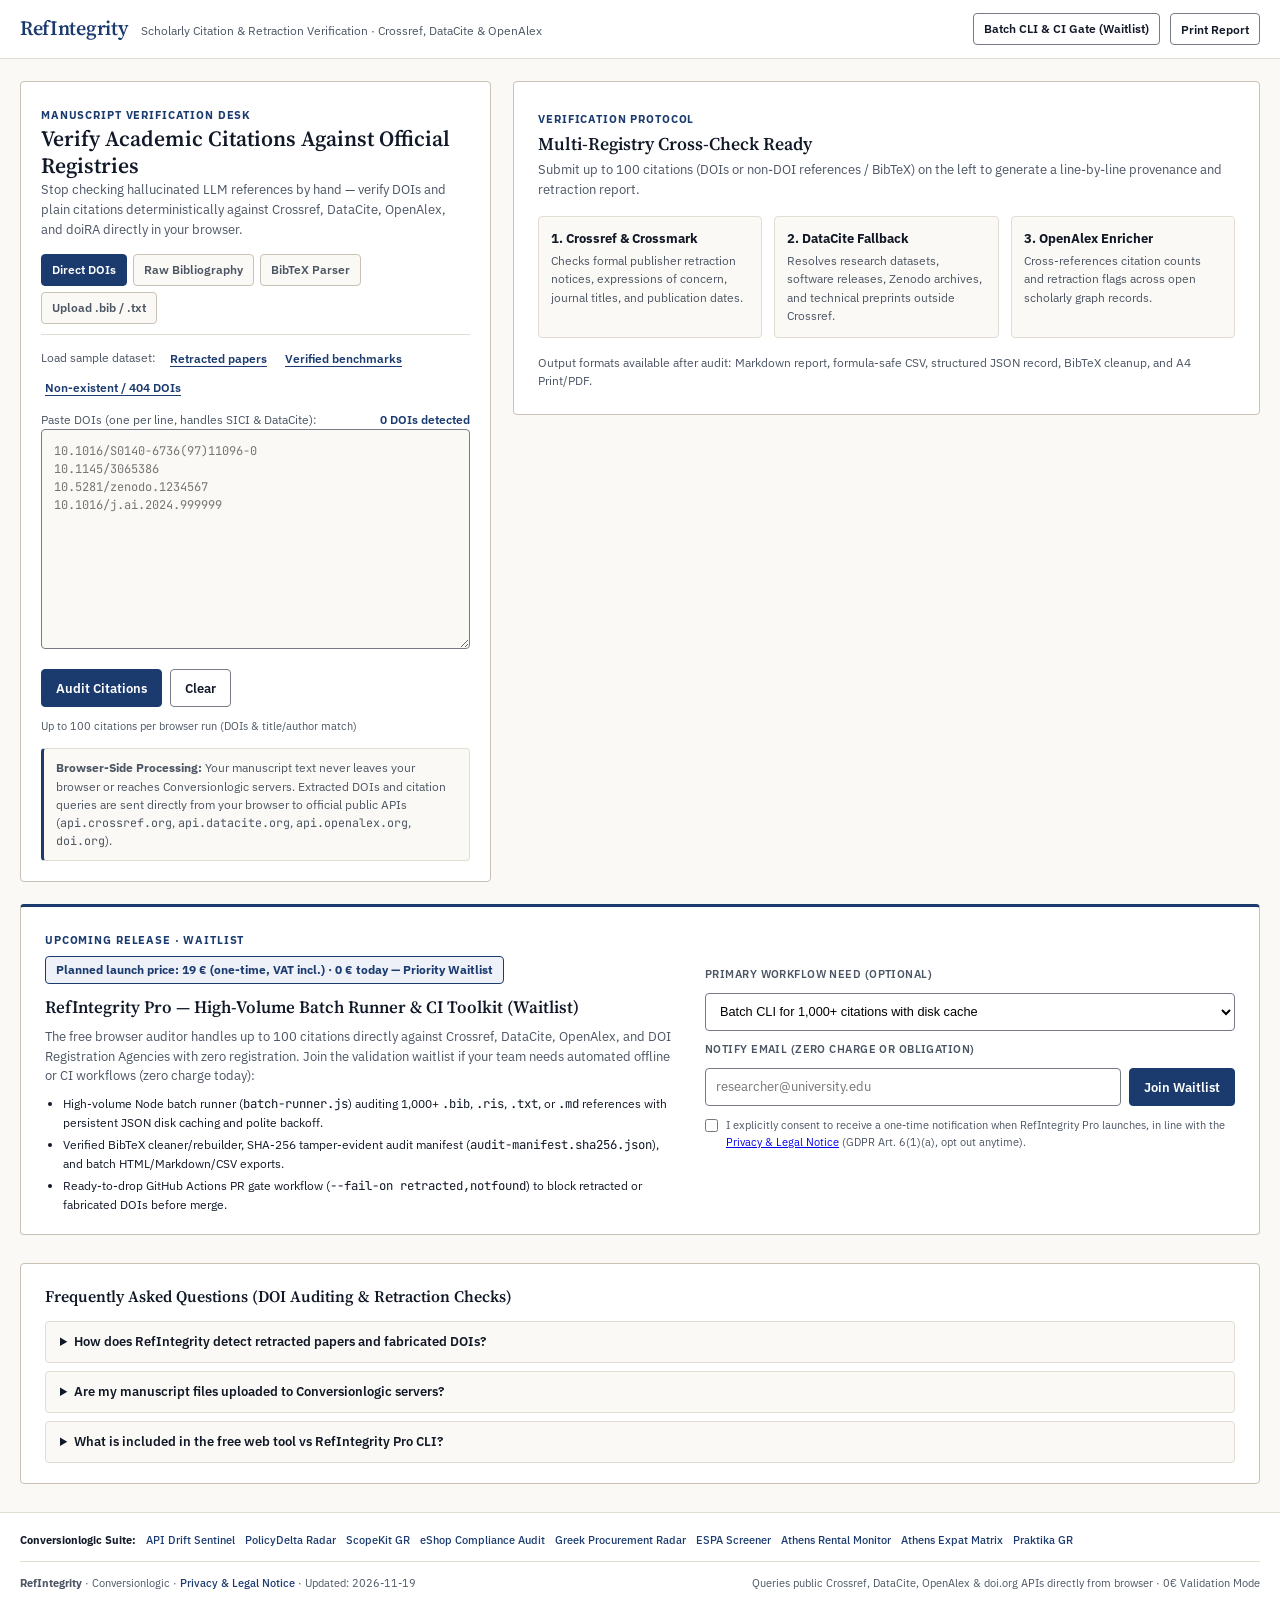
<file: index.html>
<!DOCTYPE html>
<html lang="en">
<head>
  <meta http-equiv="Content-Security-Policy" content="default-src 'none'; script-src 'self'; style-src 'self'; img-src 'self' data:; font-src 'self'; connect-src https://api.crossref.org https://api.datacite.org https://api.openalex.org https://doi.org https://conversionlogic-waitlist.conversionlogic.workers.dev; base-uri 'none'; form-action 'self' https://conversionlogic-waitlist.conversionlogic.workers.dev">
  <meta charset="UTF-8" />
  <meta name="viewport" content="width=device-width, initial-scale=1.0" />
  <meta name="google-site-verification" content="TbQiOlV9inpmQskmAp9DLlirtIKnQA6jMJTxacC56JY" />
  <meta name="robots" content="index, follow" />
  <title>RefIntegrity — Academic Citation Checker, Retracted Paper &amp; DOI Auditor</title>
  <meta name="description" content="Free browser-based academic citation checker and DOI validator. Audit manuscript bibliographies and BibTeX against Crossref Crossmark, DataCite, OpenAlex, and doiRA to catch retracted papers and hallucinated references." />
  <link rel="canonical" href="https://mitsaken.github.io/refintegrity/" />
  <meta property="og:type" content="website" />
  <meta property="og:site_name" content="Conversionlogic" />
  <meta property="og:title" content="RefIntegrity — Academic Citation Checker &amp; Retracted Paper Auditor" />
  <meta property="og:description" content="Verify manuscript DOIs and references against Crossref Crossmark, DataCite, OpenAlex, and doiRA directly in your browser. Detect retracted papers and broken DOIs before journal submission." />
  <meta property="og:url" content="https://mitsaken.github.io/refintegrity/" />
  <meta name="twitter:card" content="summary" />
  <meta name="twitter:title" content="RefIntegrity — Academic Citation &amp; Retraction Auditor" />
  <meta name="twitter:description" content="Audit BibTeX and bibliographies against Crossref, DataCite &amp; OpenAlex. Spot retracted papers and non-existent DOIs in seconds." />
  <script type="application/ld+json">
  {
    "@context": "https://schema.org",
    "@graph": [
      {
        "@type": "SoftwareApplication",
        "name": "RefIntegrity",
        "applicationCategory": "EducationalApplication",
        "operatingSystem": "Web Browser",
        "url": "https://mitsaken.github.io/refintegrity/",
        "description": "Browser-side academic citation and DOI verification workbench querying official Crossref Crossmark, DataCite, OpenAlex, and doiRA registries to flag retracted papers and unresolvable references.",
        "offers": {
          "@type": "Offer",
          "price": "0",
          "priceCurrency": "EUR"
        },
        "publisher": {
          "@type": "Organization",
          "name": "Conversionlogic"
        }
      },
      {
        "@type": "FAQPage",
        "mainEntity": [
          {
            "@type": "Question",
            "name": "How does RefIntegrity detect retracted papers and fabricated DOIs?",
            "acceptedAnswer": {
              "@type": "Answer",
              "text": "RefIntegrity extracts DOIs (including SICI and DataCite identifiers) and non-DOI bibliographic entries, then queries Crossref (Crossmark update records and title retraction notices), DataCite, OpenAlex, and doi.org Registration Agency records directly from your browser."
            }
          },
          {
            "@type": "Question",
            "name": "Are my manuscript files uploaded to Conversionlogic servers?",
            "acceptedAnswer": {
              "@type": "Answer",
              "text": "No. Your full manuscript text stays in local browser memory. Only extracted DOI identifiers and individual bibliographic citation queries are sent from your browser directly to public scholarly registries (api.crossref.org, api.datacite.org, api.openalex.org, and doi.org)."
            }
          },
          {
            "@type": "Question",
            "name": "What is included in the free web tool vs RefIntegrity Pro CLI?",
            "acceptedAnswer": {
              "@type": "Answer",
              "text": "The free browser workbench audits up to 100 citations per batch with CSV, Markdown, JSON, clean BibTeX, and print PDF exports. RefIntegrity Pro (planned 19 EUR one-time launch price, currently 0 EUR Priority Waitlist) adds a standalone batch runner for 1,000+ citations with disk caching, SHA-256 tamper-evident audit manifests, and GitHub Actions PR gates."
            }
          }
        ]
      }
    ]
  }
  </script>
  <link rel="stylesheet" href="styles.css" />
</head>
<body>

  <!-- COMPACT EDITORIAL HEADER -->
  <header class="site-header no-print">
    <div class="header-inner">
      <div class="brand-lockup">
        <a href="#" class="brand-title">RefIntegrity</a>
        <span class="brand-subtitle">Scholarly Citation &amp; Retraction Verification · Crossref, DataCite &amp; OpenAlex</span>
      </div>
      <div class="header-actions">
        <a href="#pro-waitlist" class="btn btn-secondary btn-sm">Batch CLI &amp; CI Gate (Waitlist)</a>
        <button type="button" id="btn-header-print" class="btn btn-secondary btn-sm">Print Report</button>
      </div>
    </div>
  </header>

  <!-- MANUSCRIPT VERIFICATION DESK -->
  <main class="desk-main">

    <!-- LEFT 38%: SUBMISSION INPUT -->
    <section class="desk-panel no-print" aria-label="Bibliography submission">
      <div>
        <span class="kicker">Manuscript Verification Desk</span>
        <h1 class="desk-heading">Verify Academic Citations Against Official Registries</h1>
        <p class="desk-lead">
          Stop checking hallucinated LLM references by hand — verify DOIs and plain citations deterministically against Crossref, DataCite, OpenAlex, and doiRA directly in your browser.
        </p>
      </div>

      <div class="tabs-row" role="tablist" aria-label="Input format">
        <button type="button" id="tab-dois" class="mode-tab is-active" data-tab="dois">Direct DOIs</button>
        <button type="button" id="tab-text" class="mode-tab" data-tab="text">Raw Bibliography</button>
        <button type="button" id="tab-bibtex" class="mode-tab" data-tab="bibtex">BibTeX Parser</button>
        <label class="mode-tab inline-flex-tab" for="bibFileInput">
          Upload .bib / .txt
        </label>
        <input type="file" id="bibFileInput" accept=".bib,.ris,.txt,.md" hidden />
      </div>

      <div class="samples-row">
        <span>Load sample dataset:</span>
        <button type="button" class="text-action" data-sample="retracted">Retracted papers</button>
        <button type="button" class="text-action" data-sample="benchmarks">Verified benchmarks</button>
        <button type="button" class="text-action" data-sample="hallucinations">Non-existent / 404 DOIs</button>
      </div>

      <div>
        <div class="input-meta-row">
          <label for="citationInput" id="inputLabel">Paste DOIs (one per line, handles SICI &amp; DataCite):</label>
          <span id="detectedCount" class="detected-count tnum">0 DOIs detected</span>
        </div>
        <textarea id="citationInput" class="citation-textarea" rows="9" placeholder="10.1016/S0140-6736(97)11096-0&#10;10.1145/3065386&#10;10.5281/zenodo.1234567&#10;10.1016/j.ai.2024.999999"></textarea>
      </div>

      <div class="submit-bar">
        <div class="btn-group-wrap">
          <button type="button" id="runAuditBtn" class="btn btn-primary">Audit Citations</button>
          <button type="button" id="clearInputBtn" class="btn btn-secondary">Clear</button>
        </div>
        <span class="muted-xs tnum">Up to 100 citations per browser run (DOIs &amp; title/author match)</span>
      </div>

      <div id="progressContainer" class="progress-box" hidden>
        <div class="progress-head tnum">
          <span id="progressStatus">Querying Crossref, DataCite &amp; OpenAlex...</span>
          <span id="progressPercent">0%</span>
        </div>
        <div class="progress-track">
          <div id="progressBar" class="progress-fill"></div>
        </div>
      </div>

      <div class="privacy-note">
        <strong>Browser-Side Processing:</strong> Your manuscript text never leaves your browser or reaches Conversionlogic servers. Extracted DOIs and citation queries are sent directly from your browser to official public APIs (<span class="mono">api.crossref.org</span>, <span class="mono">api.datacite.org</span>, <span class="mono">api.openalex.org</span>, <span class="mono">doi.org</span>).
      </div>
    </section>

    <!-- RIGHT 62%: AUDIT DESK -->
    <section class="results-column" aria-label="Verification results">

      <div class="print-only">
        <h1 class="desk-heading">RefIntegrity — Citation Verification Report</h1>
        <p class="desk-lead" id="printReportMeta">Audited via Crossref, DataCite &amp; OpenAlex public registries</p>
      </div>

      <!-- Empty Specification Panel (shown prior to audit) -->
      <div id="emptyProtocol" class="empty-protocol no-print">
        <div>
          <span class="kicker">Verification Protocol</span>
          <h2 class="desk-heading protocol-heading">Multi-Registry Cross-Check Ready</h2>
          <p class="desk-lead mt-1">
            Submit up to 100 citations (DOIs or non-DOI references / BibTeX) on the left to generate a line-by-line provenance and retraction report.
          </p>
        </div>

        <div class="protocol-grid">
          <div class="protocol-card">
            <h3>1. Crossref &amp; Crossmark</h3>
            <p>Checks formal publisher retraction notices, expressions of concern, journal titles, and publication dates.</p>
          </div>
          <div class="protocol-card">
            <h3>2. DataCite Fallback</h3>
            <p>Resolves research datasets, software releases, Zenodo archives, and technical preprints outside Crossref.</p>
          </div>
          <div class="protocol-card">
            <h3>3. OpenAlex Enricher</h3>
            <p>Cross-references citation counts and retraction flags across open scholarly graph records.</p>
          </div>
        </div>

        <p class="muted-sm">
          Output formats available after audit: Markdown report, formula-safe CSV, structured JSON record, BibTeX cleanup, and A4 Print/PDF.
        </p>
      </div>

      <!-- Populated Results Container -->
      <div id="resultsSection" class="results-container" hidden>

        <div id="sampleDemoBanner" class="callout callout-sample no-print" hidden>
          <strong>Sample Demo Dataset:</strong> Showing verification results for built-in test DOIs. Paste your own manuscript references to run a live bibliography check.
        </div>

        <div id="criticalRetractionAlert" class="callout callout-critical" hidden>
          <div>
            <div class="callout-title">Retraction Alert: Formal Retraction Flagged in Bibliography</div>
            <p class="muted-sm mt-1">One or more audited citations carry a formal publisher retraction or Crossmark notice. Review flagged rows before submission.</p>
          </div>
          <button type="button" id="btn-view-retractions" class="btn btn-secondary btn-sm no-print">Show Retracted Only</button>
        </div>

        <!-- Summary Strip -->
        <div class="metrics-strip tnum">
          <div class="metric-cell">
            <span class="metric-label">Integrity Score</span>
            <span id="scoreValue" class="metric-num">--</span>
            <span id="scoreLabel" class="metric-sub">Awaiting audit</span>
          </div>
          <div class="metric-cell">
            <span class="metric-label">Audited DOIs</span>
            <span id="statTotal" class="metric-num">--</span>
            <span class="metric-sub">In current batch</span>
          </div>
          <div class="metric-cell">
            <span class="metric-label">Verified Active</span>
            <span id="statVerified" class="metric-num is-pass">--</span>
            <span id="statVerifiedPercent" class="metric-sub">Pending audit</span>
          </div>
          <div class="metric-cell">
            <span class="metric-label">Retracted</span>
            <span id="statRetracted" class="metric-num is-fail">--</span>
            <span id="statRetractedLabel" class="metric-sub">Pending audit</span>
          </div>
          <div class="metric-cell">
            <span class="metric-label">Not Found / 404</span>
            <span id="statNotFound" class="metric-num is-warn">--</span>
            <span id="statNotFoundLabel" class="metric-sub">Across 3 registries</span>
          </div>
        </div>

        <!-- Toolbar -->
        <div class="results-toolbar no-print">
          <div class="filter-group tnum">
            <button type="button" id="filter-all" class="filter-btn is-active" data-filter="all">All (<span id="count-all">0</span>)</button>
            <button type="button" id="filter-verified" class="filter-btn" data-filter="verified">Verified (<span id="count-verified">0</span>)</button>
            <button type="button" id="filter-retracted" class="filter-btn" data-filter="retracted">Retracted (<span id="count-retracted">0</span>)</button>
            <button type="button" id="filter-not_found" class="filter-btn" data-filter="not_found">Not Found (<span id="count-not_found">0</span>)</button>
            <button type="button" id="filter-network_error" class="filter-btn" data-filter="network_error" hidden>Network Error (<span id="count-network_error">0</span>)</button>
          </div>
          <div class="export-group">
            <button type="button" id="btn-dl-md" class="btn btn-secondary btn-sm">Markdown</button>
            <button type="button" id="btn-dl-csv" class="btn btn-secondary btn-sm">CSV</button>
            <button type="button" id="btn-dl-json" class="btn btn-secondary btn-sm">JSON</button>
            <button type="button" id="btn-copy-bib" class="btn btn-secondary btn-sm">Copy BibTeX</button>
            <button type="button" id="btn-print" class="btn btn-primary btn-sm">Print / PDF</button>
          </div>
        </div>

        <!-- Table -->
        <div class="audit-table-wrap">
          <table class="audit-table">
            <thead>
              <tr>
                <th>#</th>
                <th>Status</th>
                <th>Work Title &amp; Authors</th>
                <th>Venue &amp; Year</th>
                <th>Citations</th>
                <th>DOI &amp; Registry</th>
                <th class="no-print">Inspect</th>
              </tr>
            </thead>
            <tbody id="auditTableBody"></tbody>
          </table>
        </div>
      </div>

    </section>
  </main>

  <!-- STATIC WAITLIST SECTION (0-EUR VALIDATION MODE) -->
  <section id="pro-waitlist" class="waitlist-section no-print" aria-labelledby="waitlist-heading">
    <div class="waitlist-card">
      <div>
        <span class="kicker">Upcoming Release · Waitlist</span>
        <div><span class="price-badge-pill">Planned launch price: 19 € (one-time, VAT incl.) · 0 € today — Priority Waitlist</span></div>
        <h2 id="waitlist-heading" class="waitlist-title">RefIntegrity Pro — High-Volume Batch Runner &amp; CI Toolkit (Waitlist)</h2>
        <p class="waitlist-desc">
          The free browser auditor handles up to 100 citations directly against Crossref, DataCite, OpenAlex, and DOI Registration Agencies with zero registration. Join the validation waitlist if your team needs automated offline or CI workflows (zero charge today):
        </p>
        <ul class="waitlist-features">
          <li>High-volume Node batch runner (<span class="mono">batch-runner.js</span>) auditing 1,000+ <span class="mono">.bib</span>, <span class="mono">.ris</span>, <span class="mono">.txt</span>, or <span class="mono">.md</span> references with persistent JSON disk caching and polite backoff.</li>
          <li>Verified BibTeX cleaner/rebuilder, SHA-256 tamper-evident audit manifest (<span class="mono">audit-manifest.sha256.json</span>), and batch HTML/Markdown/CSV exports.</li>
          <li>Ready-to-drop GitHub Actions PR gate workflow (<span class="mono">--fail-on retracted,notfound</span>) to block retracted or fabricated DOIs before merge.</li>
        </ul>
      </div>

      <form id="proWaitlistForm" class="waitlist-form" data-project="refintegrity" novalidate>
        <label for="proWaitlistAdvice" class="field-label">Primary workflow need (optional)</label>
        <select id="proWaitlistAdvice" class="field-input">
          <option value="batch_1000_cache">Batch CLI for 1,000+ citations with disk cache</option>
          <option value="github_actions_gate">GitHub Actions PR retraction gate</option>
          <option value="sha256_bib_clean">BibTeX cleaner &amp; SHA-256 audit manifest</option>
        </select>
        <label for="proWaitlistEmail" class="field-label">Notify email (zero charge or obligation)</label>
        <div class="waitlist-input-row">
          <input type="email" id="proWaitlistEmail" class="field-input" placeholder="researcher@university.edu" required />
          <button type="submit" id="proWaitlistSubmit" class="btn btn-primary">Join Waitlist</button>
        </div>
        <label class="waitlist-consent">
          <input type="checkbox" id="proWaitlistConsent" required />
          <span>I explicitly consent to receive a one-time notification when RefIntegrity Pro launches, in line with the <a href="privacy.html">Privacy &amp; Legal Notice</a> (GDPR Art. 6(1)(a), opt out anytime).</span>
        </label>
        <p id="proWaitlistMsg" class="waitlist-msg" role="status" aria-live="polite"></p>
      </form>
    </div>
  </section>

  <!-- FAQ SECTION -->
  <section class="faq-section no-print" aria-label="Frequently Asked Questions">
    <div class="faq-card">
      <h2 class="faq-heading">Frequently Asked Questions (DOI Auditing &amp; Retraction Checks)</h2>
      <div class="faq-list">
        <details class="faq-item">
          <summary>How does RefIntegrity detect retracted papers and fabricated DOIs?</summary>
          <p>RefIntegrity extracts DOIs (including SICI and DataCite identifiers) and non-DOI bibliographic entries, then queries Crossref (Crossmark update records and title retraction notices), DataCite, OpenAlex, and doi.org Registration Agency records directly from your browser.</p>
        </details>
        <details class="faq-item">
          <summary>Are my manuscript files uploaded to Conversionlogic servers?</summary>
          <p>No. Your full manuscript text stays in local browser memory. Only extracted DOI identifiers and individual bibliographic citation queries are sent from your browser directly to public scholarly registries (<span class="mono">api.crossref.org</span>, <span class="mono">api.datacite.org</span>, <span class="mono">api.openalex.org</span>, and <span class="mono">doi.org</span>).</p>
        </details>
        <details class="faq-item">
          <summary>What is included in the free web tool vs RefIntegrity Pro CLI?</summary>
          <p>The free browser workbench audits up to 100 citations per batch with CSV, Markdown, JSON, clean BibTeX, and print PDF exports. RefIntegrity Pro (planned 19 EUR one-time launch price, currently 0 EUR Priority Waitlist) adds a standalone batch runner for 1,000+ citations with disk caching, SHA-256 tamper-evident audit manifests, and GitHub Actions PR gates.</p>
        </details>
      </div>
    </div>
  </section>

  <!-- FOOTER -->
  <footer class="site-footer no-print">
    <nav class="footer-tools-nav" aria-label="Conversionlogic Developer and Audit Suite">
      <strong>Conversionlogic Suite:</strong>
      <a class="footer-tool-link" href="https://mitsaken.github.io/api-drift-sentinel/" target="_blank" rel="noopener noreferrer">API Drift Sentinel</a>
      <a class="footer-tool-link" href="https://mitsaken.github.io/policydelta-radar/" target="_blank" rel="noopener noreferrer">PolicyDelta Radar</a>
      <a class="footer-tool-link" href="https://scopekit-gr.pages.dev/" target="_blank" rel="noopener noreferrer">ScopeKit GR</a>
      <a class="footer-tool-link" href="https://eshop-compliance-doctor.pages.dev/" target="_blank" rel="noopener noreferrer">eShop Compliance Audit</a>
      <a class="footer-tool-link" href="https://greek-procurement-radar.pages.dev/" target="_blank" rel="noopener noreferrer">Greek Procurement Radar</a>
      <a class="footer-tool-link" href="https://espa-screener-gr.pages.dev/" target="_blank" rel="noopener noreferrer">ESPA Screener</a>
      <a class="footer-tool-link" href="https://athens-rental-monitor.pages.dev/" target="_blank" rel="noopener noreferrer">Athens Rental Monitor</a>
      <a class="footer-tool-link" href="https://athens-relocation-matrix.pages.dev/" target="_blank" rel="noopener noreferrer">Athens Expat Matrix</a>
      <a class="footer-tool-link" href="https://praktika-gr.pages.dev/" target="_blank" rel="noopener noreferrer">Praktika GR</a>
    </nav>
    <div class="footer-inner">
      <span><strong>RefIntegrity</strong> · Conversionlogic · <a href="privacy.html" class="footer-tool-link">Privacy &amp; Legal Notice</a> · Updated: 2026-11-19</span>
      <span>Queries public Crossref, DataCite, OpenAlex &amp; doi.org APIs directly from browser · 0€ Validation Mode</span>
    </div>
  </footer>

  <!-- NATIVE DETAIL DIALOG -->
  <dialog id="detailDialog" class="detail-dialog">
    <div class="dialog-inner">
      <div class="dialog-head">
        <div>
          <span id="modalStatusBadge" class="status-label verified">Verified</span>
          <h3 id="modalTitle" class="work-title dialog-title"></h3>
        </div>
        <button type="button" id="btn-close-dialog" class="btn btn-secondary btn-sm">Close</button>
      </div>
      <div class="dialog-grid">
        <div>
          <div class="dialog-field-label">Authors</div>
          <p id="modalAuthors"></p>
        </div>
        <div>
          <div class="dialog-field-label">Journal / Venue</div>
          <p id="modalJournal"></p>
        </div>
        <div>
          <div class="dialog-field-label">Publication Year</div>
          <p id="modalYear" class="tnum"></p>
        </div>
        <div>
          <div class="dialog-field-label">Citations</div>
          <p id="modalCitations" class="tnum"></p>
        </div>
      </div>
      <div>
        <div class="dialog-field-label">DOI Identifier</div>
        <p><a id="modalDoiLink" href="#" target="_blank" rel="noopener noreferrer" class="doi-link"></a></p>
      </div>
      <div id="modalRetractionAlertBox" class="retract-reason" hidden>
        <strong>Retraction / Crossmark Notice:</strong>
        <p id="modalRetractionText" class="mt-1"></p>
      </div>
    </div>
  </dialog>

  <script src="engine.js"></script>
  <script src="app.js"></script>
</body>
</html>
</file>
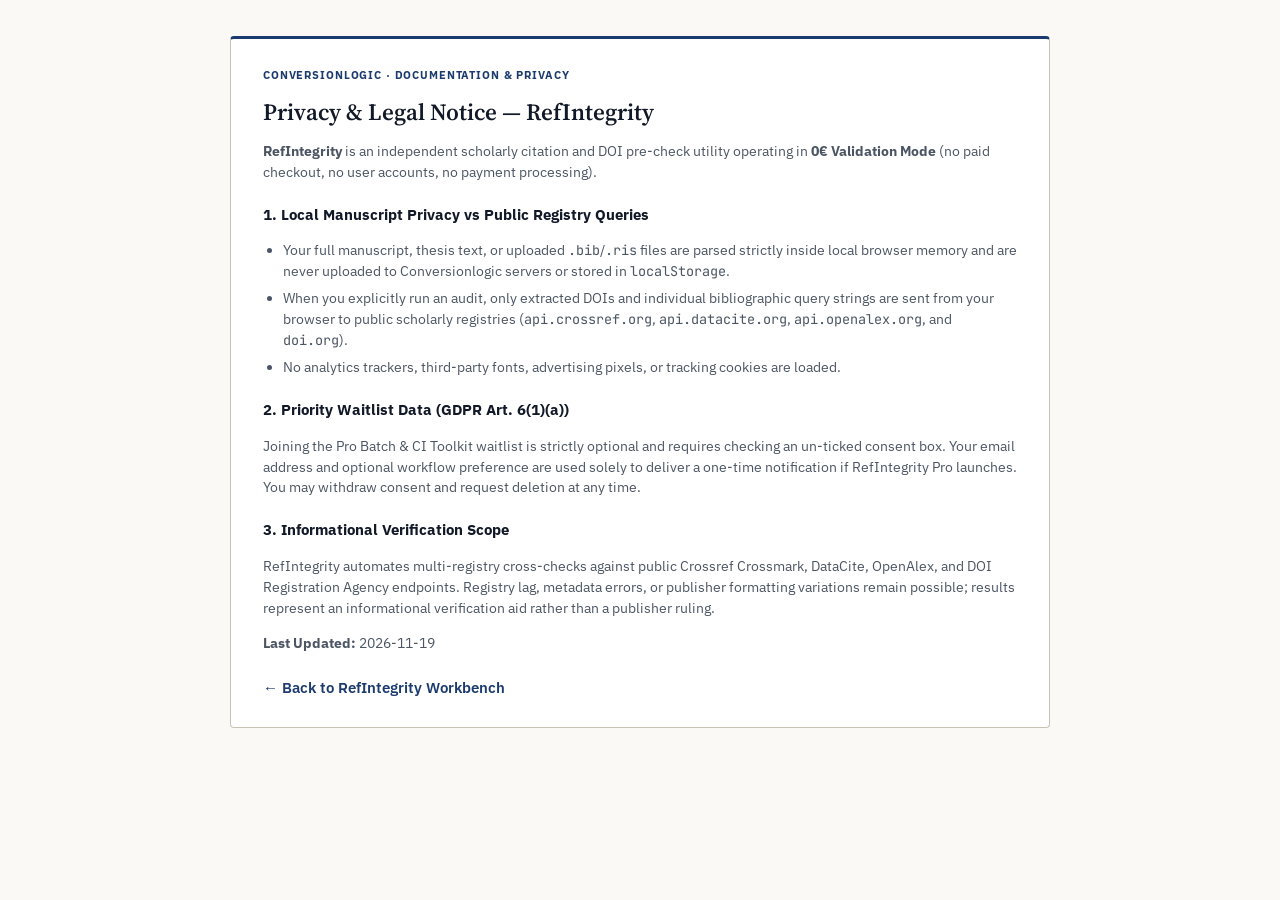
<file: privacy.html>
<!DOCTYPE html>
<html lang="en">
<head>
  <meta http-equiv="Content-Security-Policy" content="default-src 'none'; script-src 'self'; style-src 'self'; img-src 'self' data:; font-src 'self'; connect-src 'none'; base-uri 'none'; form-action 'none'">
  <meta charset="UTF-8" />
  <meta name="viewport" content="width=device-width, initial-scale=1.0" />
  <title>Privacy &amp; Legal Notice | RefIntegrity</title>
  <meta name="description" content="Privacy notice, public registry API disclosure, GDPR Art. 6(1)(a) waitlist terms, and informational scope for RefIntegrity." />
  <link rel="canonical" href="https://mitsaken.github.io/refintegrity/privacy.html" />
  <link rel="stylesheet" href="styles.css" />
</head>
<body>
  <main class="legal-card">
    <span class="kicker">Conversionlogic · Documentation &amp; Privacy</span>
    <h1>Privacy &amp; Legal Notice — RefIntegrity</h1>
    <p><strong>RefIntegrity</strong> is an independent scholarly citation and DOI pre-check utility operating in <strong>0€ Validation Mode</strong> (no paid checkout, no user accounts, no payment processing).</p>

    <h2>1. Local Manuscript Privacy vs Public Registry Queries</h2>
    <ul>
      <li>Your full manuscript, thesis text, or uploaded <span class="mono">.bib</span>/<span class="mono">.ris</span> files are parsed strictly inside local browser memory and are never uploaded to Conversionlogic servers or stored in <span class="mono">localStorage</span>.</li>
      <li>When you explicitly run an audit, only extracted DOIs and individual bibliographic query strings are sent from your browser to public scholarly registries (<span class="mono">api.crossref.org</span>, <span class="mono">api.datacite.org</span>, <span class="mono">api.openalex.org</span>, and <span class="mono">doi.org</span>).</li>
      <li>No analytics trackers, third-party fonts, advertising pixels, or tracking cookies are loaded.</li>
    </ul>

    <h2>2. Priority Waitlist Data (GDPR Art. 6(1)(a))</h2>
    <p>Joining the Pro Batch &amp; CI Toolkit waitlist is strictly optional and requires checking an un-ticked consent box. Your email address and optional workflow preference are used solely to deliver a one-time notification if RefIntegrity Pro launches. You may withdraw consent and request deletion at any time.</p>

    <h2>3. Informational Verification Scope</h2>
    <p>RefIntegrity automates multi-registry cross-checks against public Crossref Crossmark, DataCite, OpenAlex, and DOI Registration Agency endpoints. Registry lag, metadata errors, or publisher formatting variations remain possible; results represent an informational verification aid rather than a publisher ruling.</p>

    <p><strong>Last Updated:</strong> 2026-11-19</p>
    <a href="./" class="legal-back">&larr; Back to RefIntegrity Workbench</a>
  </main>
</body>
</html>
</file>
<file: styles.css>
/* RefIntegrity — Academic Manuscript Verification Desk (Oxford / SSRN Editorial Standard) */

@font-face {
  font-family: "IBM Plex Sans Local";
  src: url("./assets/fonts/ibm-plex-sans-var.woff2") format("woff2");
  font-weight: 100 700;
  font-style: normal;
  font-display: swap;
}

@font-face {
  font-family: "Source Serif 4 Local";
  src: url("./assets/fonts/source-serif-4-600.woff2") format("woff2");
  font-weight: 600;
  font-style: normal;
  font-display: swap;
}

@font-face {
  font-family: "JetBrains Mono Local";
  src: url("./assets/fonts/jetbrains-mono-var.woff2") format("woff2");
  font-weight: 100 700;
  font-style: normal;
  font-display: swap;
}

:root {
  color-scheme: light;
  --bg-canvas: #FBF9F5;
  --bg-surface: #FFFFFF;
  --bg-subtle: #F4EFE6;
  --ink-primary: #111827;
  --ink-muted: #4B5563;
  --hairline: #E2DDD2;
  --hairline-strong: #C9C2B4;
  --control-border: #767B85;
  --accent: #1B3B6F;
  --accent-hover: #142C54;
  --accent-soft: #EEF2F8;
  --pass: #065F46;
  --pass-bg: #ECFDF5;
  --pass-border: #A7F3D0;
  --warn: #92400E;
  --warn-bg: #FFFBEB;
  --warn-border: #FDE68A;
  --fail: #991B1B;
  --fail-bg: #FEF2F2;
  --fail-border: #FECACA;
  --radius: 4px;
  --font-sans: "IBM Plex Sans Local", -apple-system, BlinkMacSystemFont, "Segoe UI", Roboto, sans-serif;
  --font-serif: "Source Serif 4 Local", Georgia, "Times New Roman", serif;
  --font-mono: "JetBrains Mono Local", ui-monospace, SFMono-Regular, Menlo, Consolas, monospace;
}

*, *::before, *::after {
  box-sizing: border-box;
  margin: 0;
  padding: 0;
}

html {
  font-size: 15px;
  -webkit-text-size-adjust: 100%;
  scroll-behavior: smooth;
}

body {
  font-family: var(--font-sans);
  background: var(--bg-canvas);
  color: var(--ink-primary);
  line-height: 1.55;
  min-height: 100vh;
  display: flex;
  flex-direction: column;
  -webkit-font-smoothing: antialiased;
}

.tnum { font-variant-numeric: tabular-nums; }
.mono { font-family: var(--font-mono); }
.nowrap { white-space: nowrap; }

button, input, textarea { font-family: inherit; color: inherit; }

button:focus-visible,
a:focus-visible,
input:focus-visible,
textarea:focus-visible {
  outline: 2px solid var(--accent);
  outline-offset: 2px;
}

[hidden] { display: none !important; }

/* Header */
.site-header {
  background: var(--bg-surface);
  border-bottom: 1px solid var(--hairline);
}

.header-inner {
  max-width: 1360px;
  margin: 0 auto;
  padding: 0 20px;
  min-height: 58px;
  display: flex;
  align-items: center;
  justify-content: space-between;
  gap: 16px;
  flex-wrap: wrap;
}

.brand-lockup {
  display: flex;
  align-items: baseline;
  gap: 14px;
  flex-wrap: wrap;
}

.brand-title {
  font-family: var(--font-serif);
  font-size: 1.35rem;
  font-weight: 600;
  letter-spacing: -0.015em;
  color: var(--accent);
  text-decoration: none;
}

.brand-subtitle {
  font-size: 0.8rem;
  color: var(--ink-muted);
}

.header-actions {
  display: flex;
  align-items: center;
  gap: 10px;
  flex-wrap: wrap;
}

/* Buttons */
.btn {
  display: inline-flex;
  align-items: center;
  justify-content: center;
  gap: 6px;
  min-height: 38px;
  padding: 0 14px;
  border-radius: var(--radius);
  font-size: 0.84rem;
  font-weight: 600;
  cursor: pointer;
  text-decoration: none;
  border: 1px solid transparent;
  transition: background-color 120ms ease, border-color 120ms ease;
  white-space: nowrap;
}

.btn-primary {
  background: var(--accent);
  border-color: var(--accent);
  color: #FFFFFF;
}

.btn-primary:hover {
  background: var(--accent-hover);
  border-color: var(--accent-hover);
}

.btn-primary:disabled {
  opacity: 0.55;
  cursor: not-allowed;
}

.btn-secondary {
  background: var(--bg-surface);
  border-color: var(--control-border);
  color: var(--ink-primary);
}

.btn-secondary:hover {
  background: var(--bg-subtle);
}

.btn-sm {
  min-height: 32px;
  padding: 0 10px;
  font-size: 0.78rem;
}

.text-action {
  background: transparent;
  border: none;
  color: var(--accent);
  font-size: 0.8rem;
  font-weight: 600;
  cursor: pointer;
  padding: 2px 4px;
  text-decoration: underline;
  text-underline-offset: 3px;
}

.text-action:hover {
  color: var(--accent-hover);
}

/* Desk Grid: 38% Submission / 62% Audit Table */
.desk-main {
  flex: 1;
  width: 100%;
  max-width: 1360px;
  margin: 0 auto;
  padding: 22px 20px;
  display: grid;
  grid-template-columns: minmax(0, 38%) minmax(0, 62%);
  gap: 22px;
  align-items: start;
}

@media (max-width: 1040px) {
  .desk-main {
    grid-template-columns: minmax(0, 1fr);
  }
}

.desk-panel {
  background: var(--bg-surface);
  border: 1px solid var(--hairline-strong);
  border-radius: var(--radius);
  padding: 20px;
  display: flex;
  flex-direction: column;
  gap: 14px;
}

.kicker {
  font-size: 0.72rem;
  font-weight: 700;
  text-transform: uppercase;
  letter-spacing: 0.08em;
  color: var(--accent);
}

.desk-heading {
  font-family: var(--font-serif);
  font-size: 1.45rem;
  font-weight: 600;
  line-height: 1.25;
  color: var(--ink-primary);
}

.desk-lead {
  font-size: 0.86rem;
  color: var(--ink-muted);
}

/* Segmented Input Tabs */
.tabs-row {
  display: flex;
  gap: 6px;
  border-bottom: 1px solid var(--hairline);
  padding-bottom: 10px;
  flex-wrap: wrap;
}

.mode-tab {
  min-height: 32px;
  padding: 0 10px;
  border-radius: var(--radius);
  border: 1px solid var(--hairline-strong);
  background: var(--bg-canvas);
  color: var(--ink-muted);
  font-size: 0.78rem;
  font-weight: 600;
  cursor: pointer;
}

.mode-tab.is-active {
  background: var(--accent);
  border-color: var(--accent);
  color: #FFFFFF;
}

.samples-row {
  display: flex;
  align-items: center;
  gap: 10px;
  flex-wrap: wrap;
  font-size: 0.78rem;
  color: var(--ink-muted);
}

.input-meta-row {
  display: flex;
  align-items: center;
  justify-content: space-between;
  gap: 8px;
  font-size: 0.78rem;
  color: var(--ink-muted);
  flex-wrap: wrap;
}

.detected-count {
  font-weight: 600;
  color: var(--accent);
}

.citation-textarea {
  width: 100%;
  min-height: 220px;
  padding: 12px;
  font-family: var(--font-mono);
  font-size: 0.8rem;
  line-height: 1.5;
  background: var(--bg-canvas);
  border: 1px solid var(--control-border);
  border-radius: var(--radius);
  color: var(--ink-primary);
  resize: vertical;
}

.submit-bar {
  display: flex;
  align-items: center;
  justify-content: space-between;
  gap: 10px;
  flex-wrap: wrap;
}

.privacy-note {
  padding: 10px 12px;
  background: var(--bg-canvas);
  border: 1px solid var(--hairline);
  border-left: 3px solid var(--accent);
  border-radius: var(--radius);
  font-size: 0.78rem;
  color: var(--ink-muted);
}

.progress-box {
  padding-top: 10px;
  border-top: 1px solid var(--hairline);
  display: flex;
  flex-direction: column;
  gap: 6px;
}

.progress-head {
  display: flex;
  justify-content: space-between;
  font-size: 0.78rem;
  color: var(--ink-muted);
}

.progress-track {
  width: 100%;
  height: 6px;
  background: var(--hairline);
  border-radius: var(--radius);
  overflow: hidden;
}

.progress-fill {
  height: 100%;
  width: 0%;
  background: var(--accent);
  transition: width 150ms ease;
}

/* Right Desk: Empty Spec + Results */
.results-column {
  display: flex;
  flex-direction: column;
  gap: 16px;
  min-width: 0;
}

.empty-protocol {
  background: var(--bg-surface);
  border: 1px solid var(--hairline-strong);
  border-radius: var(--radius);
  padding: 24px;
  display: flex;
  flex-direction: column;
  gap: 16px;
}

.protocol-grid {
  display: grid;
  grid-template-columns: repeat(3, minmax(0, 1fr));
  gap: 12px;
}

@media (max-width: 700px) {
  .protocol-grid {
    grid-template-columns: minmax(0, 1fr);
  }
}

.protocol-card {
  padding: 12px;
  border: 1px solid var(--hairline);
  background: var(--bg-canvas);
  border-radius: var(--radius);
}

.protocol-card h3 {
  font-size: 0.84rem;
  font-weight: 700;
  color: var(--ink-primary);
  margin-bottom: 4px;
}

.protocol-card p {
  font-size: 0.78rem;
  color: var(--ink-muted);
}

/* Results Container */
.results-container {
  display: flex;
  flex-direction: column;
  gap: 16px;
}

.callout {
  padding: 12px 14px;
  border-radius: var(--radius);
  border: 1px solid var(--hairline-strong);
  border-left-width: 3px;
  font-size: 0.82rem;
}

.callout-sample {
  background: var(--accent-soft);
  border-color: #C5D3E8;
  border-left-color: var(--accent);
}

.callout-critical {
  background: var(--fail-bg);
  border-color: var(--fail-border);
  border-left-color: var(--fail);
  display: flex;
  align-items: center;
  justify-content: space-between;
  gap: 12px;
  flex-wrap: wrap;
}

.callout-title {
  font-size: 0.84rem;
  font-weight: 700;
  color: var(--fail);
}

/* Summary Metrics Strip */
.metrics-strip {
  display: grid;
  grid-template-columns: repeat(5, minmax(0, 1fr));
  gap: 10px;
}

@media (max-width: 780px) {
  .metrics-strip {
    grid-template-columns: repeat(2, minmax(0, 1fr));
  }
}

.metric-cell {
  background: var(--bg-surface);
  border: 1px solid var(--hairline-strong);
  border-radius: var(--radius);
  padding: 12px;
  display: flex;
  flex-direction: column;
  gap: 2px;
}

.metric-label {
  font-size: 0.7rem;
  font-weight: 700;
  text-transform: uppercase;
  letter-spacing: 0.05em;
  color: var(--ink-muted);
}

.metric-num {
  font-size: 1.5rem;
  font-weight: 700;
  line-height: 1.2;
  color: var(--ink-primary);
}

.metric-sub {
  font-size: 0.74rem;
  color: var(--ink-muted);
}

.is-pass { color: var(--pass); }
.is-warn { color: var(--warn); }
.is-fail { color: var(--fail); }

/* Toolbar */
.results-toolbar {
  background: var(--bg-surface);
  border: 1px solid var(--hairline-strong);
  border-radius: var(--radius);
  padding: 10px 12px;
  display: flex;
  align-items: center;
  justify-content: space-between;
  gap: 10px;
  flex-wrap: wrap;
}

.filter-group,
.export-group {
  display: flex;
  align-items: center;
  gap: 6px;
  flex-wrap: wrap;
}

.filter-btn {
  padding: 4px 9px;
  border-radius: var(--radius);
  border: 1px solid var(--hairline-strong);
  background: var(--bg-canvas);
  color: var(--ink-muted);
  font-size: 0.76rem;
  font-weight: 600;
  cursor: pointer;
}

.filter-btn.is-active {
  background: var(--accent);
  border-color: var(--accent);
  color: #FFFFFF;
}

/* Academic Audit Table */
.audit-table-wrap {
  background: var(--bg-surface);
  border: 1px solid var(--hairline-strong);
  border-radius: var(--radius);
  overflow-x: auto;
}

.audit-table {
  width: 100%;
  border-collapse: collapse;
  font-size: 0.82rem;
  text-align: left;
}

.audit-table th {
  background: var(--bg-subtle);
  padding: 10px 12px;
  font-size: 0.72rem;
  font-weight: 700;
  text-transform: uppercase;
  letter-spacing: 0.05em;
  color: var(--ink-primary);
  border-bottom: 1px solid var(--hairline-strong);
  white-space: nowrap;
}

.audit-table td {
  padding: 11px 12px;
  border-bottom: 1px solid var(--hairline);
  vertical-align: top;
}

.audit-table tr:last-child td {
  border-bottom: none;
}

.audit-table tbody tr:hover {
  background: var(--bg-canvas);
}

@media (max-width: 720px) {
  .audit-table-wrap { border: none; background: transparent; overflow-x: visible; }
  .audit-table thead { display: none; }
  .audit-table, .audit-table tbody { display: block; width: 100%; }
  .audit-table tr {
    display: flex;
    flex-direction: column;
    gap: 8px;
    padding: 12px;
    margin-bottom: 10px;
    background: var(--bg-surface);
    border: 1px solid var(--hairline-strong);
    border-radius: var(--radius);
  }
  .audit-table td {
    display: flex;
    flex-direction: column;
    align-items: flex-start;
    gap: 2px;
    padding: 0;
    border-bottom: none;
  }
  .audit-table td[data-label]::before {
    content: attr(data-label);
    font-size: 0.68rem;
    font-weight: 700;
    text-transform: uppercase;
    letter-spacing: 0.05em;
    color: var(--ink-muted);
  }
}

.work-title {
  font-family: var(--font-serif);
  font-size: 0.94rem;
  font-weight: 600;
  color: var(--ink-primary);
  line-height: 1.35;
}

.work-authors {
  font-size: 0.76rem;
  color: var(--ink-muted);
  margin-top: 2px;
}

.retract-reason {
  margin-top: 6px;
  padding: 6px 8px;
  background: var(--fail-bg);
  border-left: 3px solid var(--fail);
  font-size: 0.75rem;
  color: var(--fail);
}

.status-label {
  display: inline-flex;
  align-items: center;
  gap: 5px;
  padding: 2px 7px;
  border-radius: var(--radius);
  border: 1px solid currentColor;
  font-size: 0.72rem;
  font-weight: 700;
  white-space: nowrap;
}

.status-label.verified { color: var(--pass); background: var(--pass-bg); border-color: var(--pass-border); }
.status-label.retracted { color: var(--fail); background: var(--fail-bg); border-color: var(--fail-border); }
.status-label.not_found { color: var(--warn); background: var(--warn-bg); border-color: var(--warn-border); }
.status-label.network_error { color: var(--ink-muted); background: var(--bg-subtle); border-color: var(--hairline-strong); }

.doi-link {
  font-family: var(--font-mono);
  font-size: 0.75rem;
  color: var(--accent);
  text-decoration: underline;
  word-break: break-all;
}

/* Native Detail Dialog */
.detail-dialog {
  margin: auto;
  max-width: 620px;
  width: calc(100% - 32px);
  border: 1px solid var(--hairline-strong);
  border-radius: var(--radius);
  padding: 0;
  background: var(--bg-surface);
  color: var(--ink-primary);
}

.detail-dialog::backdrop {
  background: rgba(17, 24, 39, 0.45);
}

.dialog-inner {
  padding: 20px 22px;
  display: flex;
  flex-direction: column;
  gap: 14px;
}

.dialog-head {
  display: flex;
  justify-content: space-between;
  align-items: flex-start;
  gap: 12px;
  padding-bottom: 12px;
  border-bottom: 1px solid var(--hairline);
}

.dialog-grid {
  display: grid;
  grid-template-columns: repeat(2, minmax(0, 1fr));
  gap: 12px;
  font-size: 0.84rem;
}

@media (max-width: 520px) {
  .dialog-grid { grid-template-columns: minmax(0, 1fr); }
}

.dialog-field-label {
  font-size: 0.7rem;
  font-weight: 700;
  text-transform: uppercase;
  letter-spacing: 0.06em;
  color: var(--ink-muted);
}

/* Waitlist Section */
.waitlist-section {
  width: 100%;
  max-width: 1360px;
  margin: 0 auto;
  padding: 0 20px 28px;
}

.waitlist-card {
  background: var(--bg-surface);
  border: 1px solid var(--hairline-strong);
  border-top: 3px solid var(--accent);
  border-radius: var(--radius);
  padding: 20px 24px;
  display: grid;
  grid-template-columns: minmax(0, 1.2fr) minmax(0, 1fr);
  gap: 24px;
  align-items: center;
}

@media (max-width: 820px) {
  .waitlist-card { grid-template-columns: minmax(0, 1fr); }
}

.waitlist-title {
  font-family: var(--font-serif);
  font-size: 1.15rem;
  font-weight: 600;
  color: var(--ink-primary);
  margin: 4px 0 6px;
}

.waitlist-desc {
  font-size: 0.84rem;
  color: var(--ink-muted);
  margin-bottom: 8px;
}

.waitlist-features {
  padding-left: 18px;
  font-size: 0.82rem;
  display: flex;
  flex-direction: column;
  gap: 3px;
}

.waitlist-form {
  display: flex;
  flex-direction: column;
  gap: 10px;
  min-width: 0;
  max-width: 100%;
}

.field-label {
  display: block;
  font-size: 0.73rem;
  font-weight: 600;
  text-transform: uppercase;
  letter-spacing: 0.04em;
  color: var(--ink-muted);
}

.field-input {
  width: 100%;
  max-width: 100%;
  min-width: 0;
  min-height: 38px;
  padding: 6px 10px;
  font-size: 0.85rem;
  background: var(--bg-surface);
  border: 1px solid var(--control-border);
  border-radius: var(--radius);
  text-overflow: ellipsis;
}

.waitlist-input-row {
  display: flex;
  gap: 8px;
}

@media (max-width: 480px) {
  .waitlist-input-row { flex-direction: column; }
}

.waitlist-consent {
  display: flex;
  align-items: flex-start;
  gap: 8px;
  font-size: 0.76rem;
  color: var(--ink-muted);
  cursor: pointer;
}

.waitlist-consent input { margin-top: 3px; flex-shrink: 0; }

.waitlist-msg { font-size: 0.8rem; font-weight: 600; min-height: 1.2em; }
.waitlist-msg.is-ok { color: var(--pass); }
.waitlist-msg.is-err { color: var(--fail); }

.price-badge-pill {
  display: inline-block;
  margin-top: 6px;
  margin-bottom: 6px;
  padding: 4px 10px;
  background: var(--accent-soft);
  border: 1px solid var(--accent);
  border-radius: var(--radius);
  font-size: 0.78rem;
  font-weight: 700;
  color: var(--accent);
}

.faq-section {
  width: 100%;
  max-width: 1360px;
  margin: 0 auto;
  padding: 0 20px 28px;
}

.faq-card {
  background: var(--bg-surface);
  border: 1px solid var(--hairline-strong);
  border-radius: var(--radius);
  padding: 20px 24px;
}

.faq-heading {
  font-family: var(--font-serif);
  font-size: 1.08rem;
  font-weight: 600;
  color: var(--ink-primary);
  margin-bottom: 12px;
}

.faq-list {
  display: flex;
  flex-direction: column;
  gap: 8px;
}

.faq-item {
  border: 1px solid var(--hairline);
  border-radius: var(--radius);
  background: var(--bg-canvas);
}

.faq-item summary {
  cursor: pointer;
  font-weight: 600;
  font-size: 0.86rem;
  padding: 10px 14px;
  color: var(--ink-primary);
}

.faq-item p {
  padding: 0 14px 12px;
  font-size: 0.83rem;
  color: var(--ink-muted);
  line-height: 1.5;
}

/* Footer */
.site-footer {
  background: var(--bg-surface);
  border-top: 1px solid var(--hairline);
  padding: 18px 20px;
  font-size: 0.76rem;
  color: var(--ink-muted);
}

.footer-tools-nav {
  max-width: 1360px;
  margin: 0 auto 12px;
  padding-bottom: 12px;
  border-bottom: 1px solid var(--hairline);
  display: flex;
  align-items: center;
  flex-wrap: wrap;
  gap: 10px;
}

.footer-tools-nav strong { color: var(--ink-primary); }
.footer-tool-link { color: var(--accent); text-decoration: none; font-weight: 500; }
.footer-tool-link:hover { text-decoration: underline; }

.legal-card {
  width: 100%;
  max-width: 820px;
  margin: 36px auto;
  padding: 28px 32px;
  background: var(--bg-surface);
  border: 1px solid var(--hairline-strong);
  border-top: 3px solid var(--accent);
  border-radius: var(--radius);
  display: flex;
  flex-direction: column;
  gap: 14px;
}

.legal-card h1 {
  font-family: var(--font-serif);
  font-size: 1.55rem;
  line-height: 1.25;
  color: var(--ink-primary);
}

.legal-card h2 {
  font-size: 1.02rem;
  font-weight: 700;
  color: var(--ink-primary);
  margin-top: 6px;
}

.legal-card ul { padding-left: 20px; display: flex; flex-direction: column; gap: 6px; }
.legal-card p, .legal-card li { font-size: 0.9rem; color: var(--ink-muted); }
.legal-back { display: inline-block; margin-top: 8px; color: var(--accent); font-weight: 600; text-decoration: none; }
.legal-back:hover { text-decoration: underline; }
@media (max-width: 600px) { .legal-card { margin: 16px auto; padding: 20px 16px; } }

.footer-inner {
  max-width: 1360px;
  margin: 0 auto;
  display: flex;
  align-items: center;
  justify-content: space-between;
  gap: 12px;
  flex-wrap: wrap;
}

.print-only { display: none; }
.inline-flex-tab { display: inline-flex; align-items: center; }
.btn-group-wrap { display: flex; gap: 8px; flex-wrap: wrap; }
.muted-xs { font-size: 0.75rem; color: var(--ink-muted); }
.muted-sm { font-size: 0.78rem; color: var(--ink-muted); }
.protocol-heading { font-size: 1.2rem; margin-top: 4px; }
.dialog-title { font-size: 1.1rem; margin-top: 8px; }
.mt-1 { margin-top: 4px; }
.meta-sub { font-size: 0.72rem; color: var(--ink-muted); }
.empty-cell { text-align: center; padding: 24px; color: var(--ink-muted); }

@media print {
  @page { size: A4 portrait; margin: 15mm; }
  body { background: #FFFFFF !important; }
  .no-print { display: none !important; }
  .print-only {
    display: block !important;
    padding-bottom: 12px;
    margin-bottom: 16px;
    border-bottom: 2px solid #111827;
  }
  .desk-main { display: block !important; padding: 0 !important; max-width: 100% !important; }
  .audit-table-wrap { border-color: #9CA3AF !important; }
}
</file>
